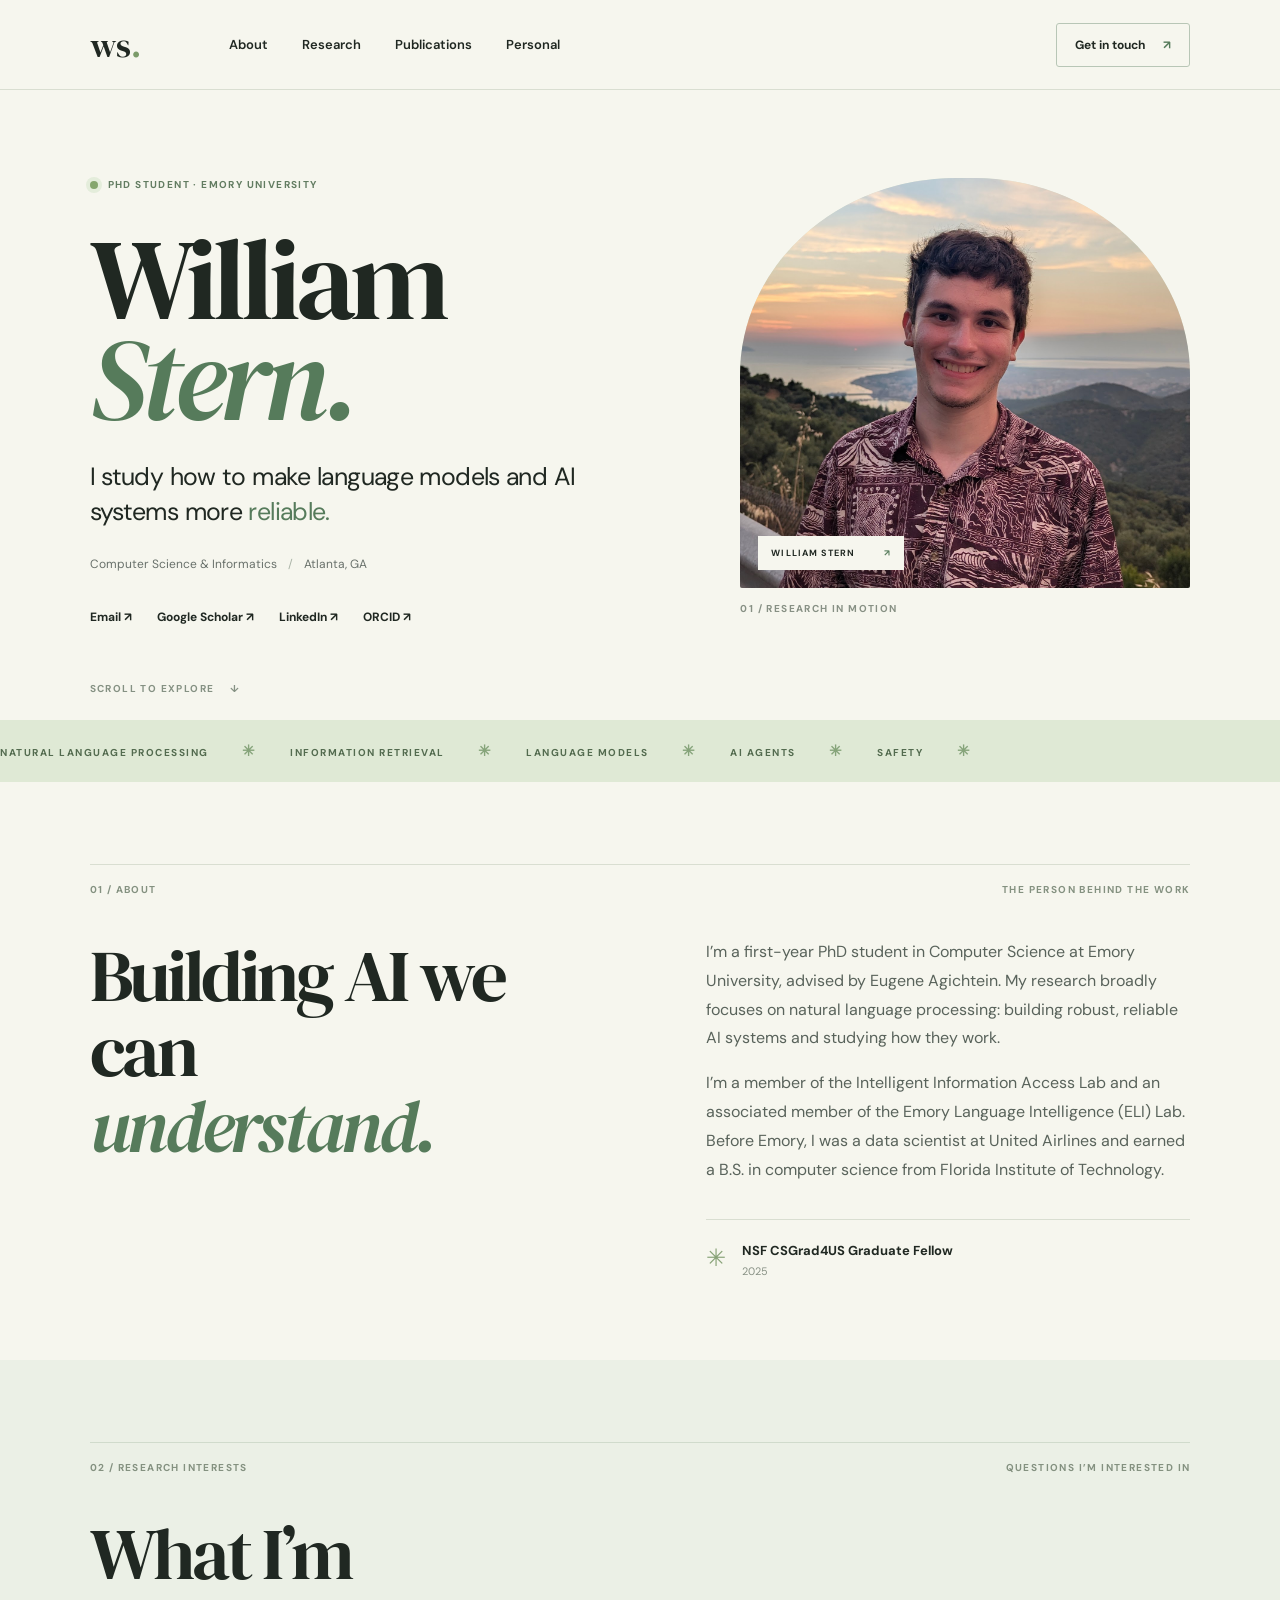
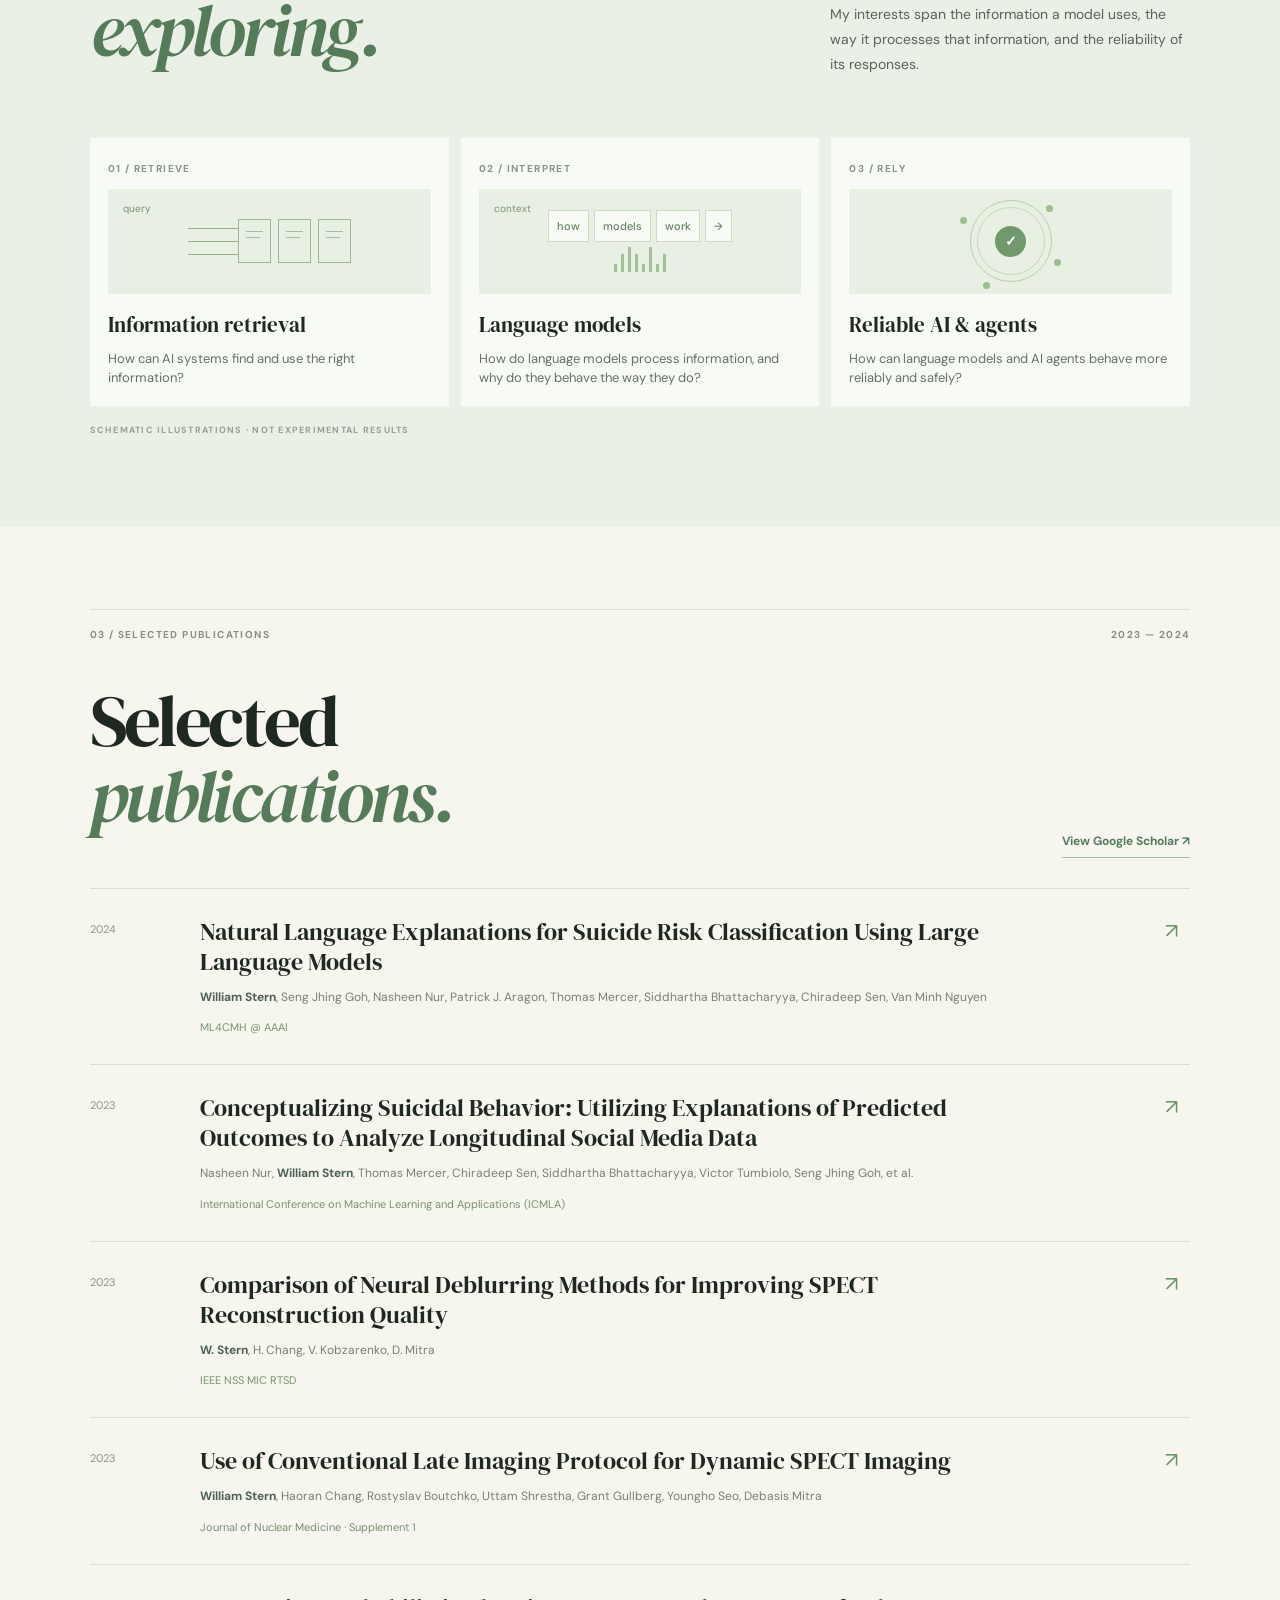
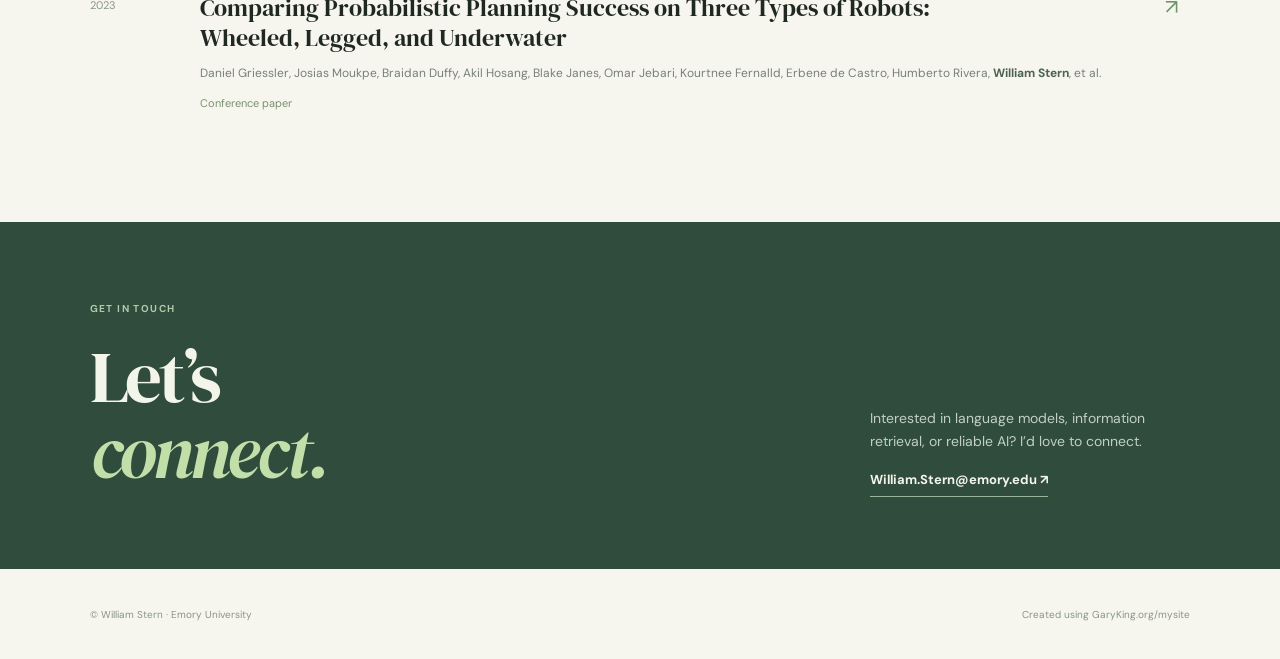
<file: index.html>
<!doctype html>
<html lang="en"><head><meta charset="utf-8"><meta name="viewport" content="width=device-width,initial-scale=1"><meta name="description" content="William Stern is a computer science PhD student at Emory University studying reliable language models and AI systems."><title>William Stern — Computer Science at Emory</title><link rel="stylesheet" href="style.css"><script type="application/ld+json">{"@context":"https://schema.org","@type":"Person","name":"William Stern","jobTitle":"PhD student","affiliation":{"@type":"CollegeOrUniversity","name":"Emory University"},"sameAs":["https://orcid.org/0009-0005-8879-2448","https://www.linkedin.com/in/william--stern/"]}</script><!-- Created using GaryKing.org/mysite --></head>
<body><header class="top"><a class="wordmark" href="index.html">ws<span>.</span></a><nav aria-label="Main navigation"><a href="#about">About</a><a href="#research">Research</a><a href="#publications">Publications</a><a href="personal.html">Personal</a></nav><a class="contact" href="mailto:William.Stern@emory.edu">Get in touch <span>↗</span></a></header>
<main><section class="hero wrap"><div class="hero-copy"><div class="eyebrow"><span class="dot"></span> PHD STUDENT · EMORY UNIVERSITY</div><h1>William<br><em>Stern.</em></h1><p class="intro">I study how to make language models and AI systems more <span>reliable.</span></p><p class="affiliation">Computer Science & Informatics <span> / </span> Atlanta, GA</p><div class="hero-links"><a href="mailto:William.Stern@emory.edu">Email ↗</a><a href="https://scholar.google.com/citations?user=b9wJC9YAAAAJ&amp;hl=en&amp;authuser=1">Google Scholar ↗</a><a href="https://www.linkedin.com/in/william--stern/">LinkedIn ↗</a><a href="https://orcid.org/0009-0005-8879-2448">ORCID ↗</a></div></div><div class="hero-visual"><div class="portrait-wrap"><img src="portrait.jpg" alt="William Stern" onerror="this.style.display='none';this.parentElement.classList.add('no-photo')"><span class="portrait-label">WILLIAM STERN <b>↗</b></span></div><div class="visual-index">01 / RESEARCH IN MOTION</div></div><div class="scroll-note">SCROLL TO EXPLORE <span>↓</span></div></section>
<section class="marquee" aria-label="Research interests"><div>NATURAL LANGUAGE PROCESSING <i>✳</i> INFORMATION RETRIEVAL <i>✳</i> LANGUAGE MODELS <i>✳</i> AI AGENTS <i>✳</i> SAFETY <i>✳</i></div></section>
<section id="about" class="wrap section about"><div class="section-label"><span>01 / ABOUT</span><span>THE PERSON BEHIND THE WORK</span></div><div class="about-grid"><h2>Building AI we can<br><em>understand.</em></h2><div class="body-copy"><p>I’m a first-year PhD student in Computer Science at Emory University, advised by Eugene Agichtein. My research broadly focuses on natural language processing: building robust, reliable AI systems and studying how they work.</p><p>I’m a member of the Intelligent Information Access Lab and an associated member of the Emory Language Intelligence (ELI) Lab. Before Emory, I was a data scientist at United Airlines and earned a B.S. in computer science from Florida Institute of Technology.</p><div class="award"><span>✳</span><div><strong>NSF CSGrad4US Graduate Fellow</strong><small>2025</small></div></div></div></div></section>
<section id="research" class="research section"><div class="wrap"><div class="section-label"><span>02 / RESEARCH INTERESTS</span><span>QUESTIONS I’M INTERESTED IN</span></div><div class="research-heading"><h2>What I’m<br><em>exploring.</em></h2><p>My interests span the information a model uses, the way it processes that information, and the reliability of its responses.</p></div><div class="research-grid"><article><span class="num">01 / RETRIEVE</span><div class="diagram retrieval" aria-label="Illustration of information retrieval"><span>query</span><div class="lines"><i></i><i></i><i></i></div><div class="docs"><b></b><b></b><b></b></div></div><h3>Information retrieval</h3><p>How can AI systems find and use the right information?</p></article><article><span class="num">02 / INTERPRET</span><div class="diagram tokens" aria-label="Illustration of a sequence of language model tokens"><span>context</span><div class="token-row"><b>how</b><b>models</b><b>work</b><b>→</b></div><div class="signal"><i></i><i></i><i></i><i></i><i></i><i></i><i></i><i></i></div></div><h3>Language models</h3><p>How do language models process information, and why do they behave the way they do?</p></article><article><span class="num">03 / RELY</span><div class="diagram safety" aria-label="Illustration of checkpoints along a sequence"><div class="orbit"><b>✓</b></div><span class="n n1"></span><span class="n n2"></span><span class="n n3"></span><span class="n n4"></span></div><h3>Reliable AI & agents</h3><p>How can language models and AI agents behave more reliably and safely?</p></article></div><p class="diagram-note">SCHEMATIC ILLUSTRATIONS · NOT EXPERIMENTAL RESULTS</p></div></section>
<section id="publications" class="wrap section publications"><div class="section-label"><span>03 / SELECTED PUBLICATIONS</span><span>2023 — 2024</span></div><div class="pub-heading"><h2>Selected<br><em>publications.</em></h2><a class="text-link" href="https://scholar.google.com/citations?user=b9wJC9YAAAAJ&amp;hl=en&amp;authuser=1">View Google Scholar ↗</a></div><div class="pub-list"><article><span class="year">2024</span><div><h3>Natural Language Explanations for Suicide Risk Classification Using Large Language Models</h3><p><strong>William Stern</strong>, Seng Jhing Goh, Nasheen Nur, Patrick J. Aragon, Thomas Mercer, Siddhartha Bhattacharyya, Chiradeep Sen, Van Minh Nguyen</p><small>ML4CMH @ AAAI</small></div><a aria-label="Search for Natural Language Explanations for Suicide Risk Classification" href="https://scholar.google.com/scholar?q=Natural+Language+Explanations+for+Suicide+Risk+Classification+Using+Large+Language+Models">↗</a></article><article><span class="year">2023</span><div><h3>Conceptualizing Suicidal Behavior: Utilizing Explanations of Predicted Outcomes to Analyze Longitudinal Social Media Data</h3><p>Nasheen Nur, <strong>William Stern</strong>, Thomas Mercer, Chiradeep Sen, Siddhartha Bhattacharyya, Victor Tumbiolo, Seng Jhing Goh, et al.</p><small>International Conference on Machine Learning and Applications (ICMLA)</small></div><a aria-label="Search for Conceptualizing Suicidal Behavior" href="https://scholar.google.com/scholar?q=Conceptualizing+suicidal+behavior+utilizing+explanations+of+predicted+outcomes">↗</a></article><article><span class="year">2023</span><div><h3>Comparison of Neural Deblurring Methods for Improving SPECT Reconstruction Quality</h3><p><strong>W. Stern</strong>, H. Chang, V. Kobzarenko, D. Mitra</p><small>IEEE NSS MIC RTSD</small></div><a aria-label="Search for Comparison of Neural Deblurring Methods" href="https://scholar.google.com/scholar?q=Comparison+of+Neural+Deblurring+Methods+for+Improving+SPECT+Reconstruction+Quality">↗</a></article><article><span class="year">2023</span><div><h3>Use of Conventional Late Imaging Protocol for Dynamic SPECT Imaging</h3><p><strong>William Stern</strong>, Haoran Chang, Rostyslav Boutchko, Uttam Shrestha, Grant Gullberg, Youngho Seo, Debasis Mitra</p><small>Journal of Nuclear Medicine · Supplement 1</small></div><a aria-label="Search for Use of Conventional Late Imaging Protocol" href="https://scholar.google.com/scholar?q=Use+of+Conventional+Late+Imaging+Protocol+for+Dynamic+SPECT+Imaging">↗</a></article><article><span class="year">2023</span><div><h3>Comparing Probabilistic Planning Success on Three Types of Robots: Wheeled, Legged, and Underwater</h3><p>Daniel Griessler, Josias Moukpe, Braidan Duffy, Akil Hosang, Blake Janes, Omar Jebari, Kourtnee Fernalld, Erbene de Castro, Humberto Rivera, <strong>William Stern</strong>, et al.</p><small>Conference paper</small></div><a aria-label="Search for Comparing Probabilistic Planning Success" href="https://scholar.google.com/scholar?q=Comparing+probabilistic+planning+success+on+three+types+of+robots">↗</a></article></div></section>
<section class="endcap"><div class="wrap end-inner"><div><span class="eyebrow">GET IN TOUCH</span><h2>Let’s<br><em>connect.</em></h2></div><div><p>Interested in language models, information retrieval, or reliable AI? I’d love to connect.</p><a href="mailto:William.Stern@emory.edu">William.Stern@emory.edu ↗</a></div></div></section></main><footer class="wrap"><span>© William Stern · Emory University</span><a href="https://GaryKing.org/mysite">Created using GaryKing.org/mysite</a></footer></body></html>
</file>
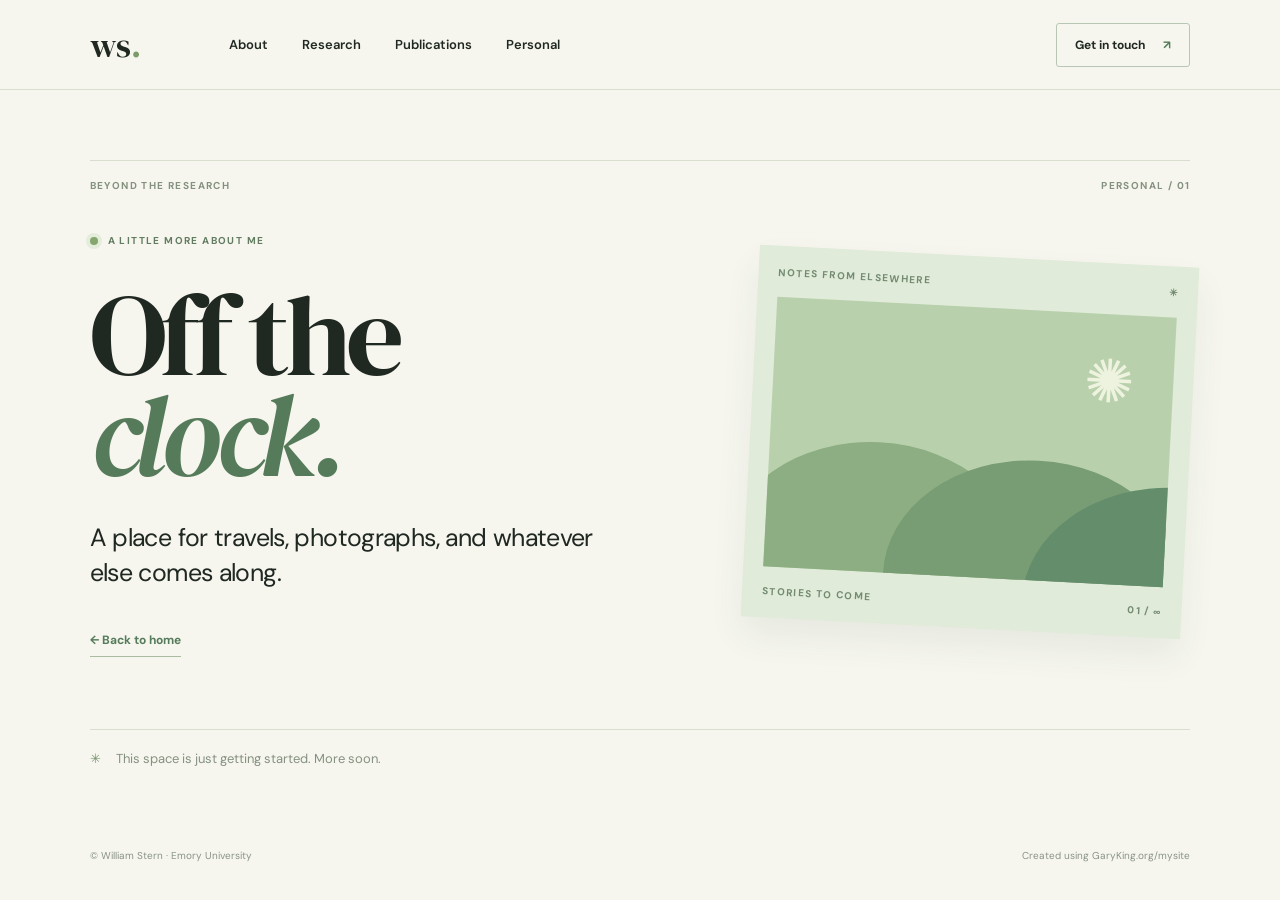
<file: personal.html>
<!doctype html><html lang="en"><head><meta charset="utf-8"><meta name="viewport" content="width=device-width,initial-scale=1"><meta name="description" content="Personal notes from William Stern."><title>Personal — William Stern</title><link rel="stylesheet" href="style.css"><script type="application/ld+json">{"@context":"https://schema.org","@type":"Person","name":"William Stern","affiliation":{"@type":"CollegeOrUniversity","name":"Emory University"}}</script><!-- Created using GaryKing.org/mysite --></head><body><header class="top"><a class="wordmark" href="index.html">ws<span>.</span></a><nav aria-label="Main navigation"><a href="index.html#about">About</a><a href="index.html#research">Research</a><a href="index.html#publications">Publications</a><a href="personal.html" aria-current="page">Personal</a></nav><a class="contact" href="mailto:William.Stern@emory.edu">Get in touch <span>↗</span></a></header><main class="wrap personal"><div class="section-label"><span>BEYOND THE RESEARCH</span><span>PERSONAL / 01</span></div><div class="personal-grid"><div><span class="eyebrow"><span class="dot"></span> A LITTLE MORE ABOUT ME</span><h1>Off the<br><em>clock.</em></h1><p class="intro">A place for travels, photographs, and whatever else comes along.</p><a class="text-link" href="index.html">← Back to home</a></div><div class="postcard"><div class="postcard-top"><span>NOTES FROM ELSEWHERE</span><span>✳</span></div><div class="postcard-art"><span>✺</span><i></i><i></i><i></i></div><div class="postcard-bottom"><span>STORIES TO COME</span><span>01 / ∞</span></div></div></div><div class="personal-note"><span>✳</span><p>This space is just getting started. More soon.</p></div></main><footer class="wrap"><span>© William Stern · Emory University</span><a href="https://GaryKing.org/mysite">Created using GaryKing.org/mysite</a></footer></body></html>
</file>
<file: style.css>
@import url('https://fonts.googleapis.com/css2?family=DM+Sans:wght@400;500;600;700&family=DM+Serif+Display:ital@0;1&display=swap');
:root{--ink:#202822;--muted:#69716b;--paper:#f6f6ee;--green:#567b5b;--line:#d9ded1;--lime:#c9e29a}*{box-sizing:border-box}html{scroll-behavior:smooth}body{margin:0;background:var(--paper);color:var(--ink);font-family:'DM Sans',sans-serif}a{color:inherit;text-decoration:none}a:focus-visible{outline:2px solid #4d7651;outline-offset:5px}.wrap{max-width:1300px;margin:auto;padding-left:7%;padding-right:7%}.top{height:90px;display:flex;align-items:center;gap:8%;padding:0 7%;border-bottom:1px solid var(--line);max-width:1500px;margin:auto}.wordmark{font-family:'DM Serif Display',serif;font-size:34px;line-height:1}.wordmark span{color:#7b9b69}.top nav{display:flex;gap:34px;flex:1;font-size:13px;font-weight:600}.top nav a:hover,.hero-links a:hover,.text-link:hover{color:var(--green)}.contact{border:1px solid #b8c6b6;padding:13px 18px;font-size:12px;font-weight:700;border-radius:3px}.contact span{margin-left:15px;color:var(--green)}.hero{min-height:630px;padding-top:88px;padding-bottom:68px;display:grid;grid-template-columns:1.08fr .92fr;position:relative;gap:8%}.eyebrow,.section-label,.num,.visual-index,.scroll-note,.diagram-note,.postcard-top,.postcard-bottom{font-size:10px;letter-spacing:.14em;font-weight:700}.eyebrow{display:flex;align-items:center;gap:10px;color:#627c61}.dot{width:8px;height:8px;background:#85a66d;border-radius:50%;display:inline-block;box-shadow:0 0 0 4px #e4eddb}h1,h2,h3,p{margin-top:0}h1,h2{font-family:'DM Serif Display',Georgia,serif;font-weight:400;letter-spacing:-.045em}h1{font-size:clamp(76px,9vw,130px);line-height:.87;margin:38px 0 30px}h1 em,h2 em{font-weight:400;color:var(--green)}.intro{font-size:clamp(19px,2vw,25px);line-height:1.4;max-width:530px;letter-spacing:-.025em}.intro span{color:var(--green)}.affiliation{font-size:12px;color:var(--muted);margin:27px 0}.affiliation span{padding:0 8px;color:#aab4a7}.hero-links{display:flex;gap:25px;flex-wrap:wrap;font-size:12px;font-weight:700;margin-top:37px}.hero-visual{max-width:450px;width:100%;justify-self:end}.portrait-wrap{height:410px;background:#dce6d3;overflow:hidden;position:relative;border-radius:48% 48% 2px 2px}.portrait-wrap:before{content:'W';position:absolute;font:italic 240px 'DM Serif Display',serif;color:#bdd0b6;left:20%;top:50px}.portrait-wrap img{position:relative;width:100%;height:100%;object-fit:cover;object-position:center 58%}.portrait-label{position:absolute;bottom:18px;left:18px;background:var(--paper);padding:11px 13px;font-size:9px;letter-spacing:.12em;font-weight:700}.portrait-label b{color:var(--green);margin-left:25px}.visual-index{margin-top:14px;color:#879084}.scroll-note{position:absolute;bottom:25px;left:7%;color:#859183}.scroll-note span{margin-left:12px}.marquee{background:#dfe9d5;overflow:hidden;padding:21px 0;color:#536b4f;font-size:10px;letter-spacing:.15em;font-weight:700;white-space:nowrap}.marquee div{width:max-content;animation:drift 25s ease-in-out infinite alternate}.marquee i{font-size:15px;padding:0 30px;font-style:normal;color:#86a47a}@keyframes drift{to{transform:translateX(-15%)}}.section{padding-top:82px;padding-bottom:82px}.section-label{display:flex;justify-content:space-between;color:#849180;border-top:1px solid var(--line);padding-top:18px;margin-bottom:42px}.about-grid{display:grid;grid-template-columns:1fr 1fr;gap:12%}h2{font-size:clamp(47px,5.7vw,75px);line-height:1.03;margin-bottom:25px}.body-copy p,.research-heading p{font-size:16px;line-height:1.8;color:#59635b}.award{display:flex;gap:16px;border-top:1px solid var(--line);margin-top:35px;padding-top:22px;font-size:13px}.award>span{font-size:24px;color:#87a277}.award strong,.award small{display:block}.award small{color:#879084;margin-top:5px}.research{background:#ebf0e6}.research .section-label{border-color:#d0dbcc}.research-heading{display:flex;justify-content:space-between;align-items:end;gap:40px;margin-bottom:46px}.research-heading p{max-width:360px;font-size:14px}.research-grid{display:grid;grid-template-columns:repeat(3,1fr);gap:12px}.research-grid article{background:#f8faf5;padding:18px;min-width:0}.num{color:#889585}.diagram{height:105px;margin:12px 0 16px;background:#e8f0e3;position:relative;display:flex;align-items:center;justify-content:center;overflow:hidden}.research-grid h3{font:21px 'DM Serif Display',serif;margin-bottom:10px}.research-grid article p{font-size:13px;color:#657267;line-height:1.5;margin-bottom:0}.diagram-note{color:#94a08f;margin-top:18px;font-size:9px}.retrieval>span,.tokens>span{position:absolute;left:15px;top:13px;font-size:10px;color:#789072}.lines{width:50px}.lines i{display:block;height:1px;background:#93b285;margin:12px 0;transform-origin:left;animation:signal 2s ease-in-out infinite alternate}.lines i:nth-child(2){animation-delay:.4s}.lines i:nth-child(3){animation-delay:.8s}.docs{display:flex;gap:7px}.docs b{width:33px;height:44px;border:1px solid #9bb795;background:linear-gradient(#a4bd9c,#a4bd9c) 7px 11px/17px 1px no-repeat,linear-gradient(#a4bd9c,#a4bd9c) 7px 17px/14px 1px no-repeat;animation:fade 3s infinite alternate}.docs b:nth-child(2){animation-delay:.7s}.docs b:nth-child(3){animation-delay:1.4s}.tokens{flex-direction:column}.token-row{display:flex;gap:5px}.token-row b{background:#f8faf5;border:1px solid #cbdcc4;padding:8px;color:#678461;font-size:11px;font-weight:500;animation:fade 2.5s infinite alternate}.token-row b:nth-child(2){animation-delay:.3s}.token-row b:nth-child(3){animation-delay:.6s}.signal{display:flex;gap:4px;align-items:end;height:30px}.signal i{height:8px;width:3px;background:#a4c099;animation:pulse 1.6s infinite alternate}.signal i:nth-child(2n){height:18px;animation-delay:.4s}.signal i:nth-child(3n){height:25px;animation-delay:.7s}.orbit{height:82px;width:82px;border:1px solid #b7cfac;border-radius:50%;display:grid;place-items:center}.orbit:before{content:'';position:absolute;width:66px;height:66px;border:1px solid #c5d8bb;border-radius:50%}.orbit b{background:#72996d;color:white;border-radius:50%;width:31px;height:31px;display:grid;place-items:center;font-size:14px}.n{position:absolute;border-radius:50%;background:#9bbf8d;width:7px;height:7px;animation:fade 2s infinite alternate}.n1{transform:translate(-47px,-21px)}.n2{transform:translate(39px,-33px);animation-delay:.5s}.n3{transform:translate(47px,21px);animation-delay:1s}.n4{transform:translate(-24px,44px);animation-delay:1.5s}@keyframes pulse{to{height:5px}}@keyframes fade{to{opacity:.35}}@keyframes signal{to{transform:scaleX(.3);opacity:.4}}.pub-heading{display:flex;justify-content:space-between;align-items:end;margin-bottom:30px}.text-link{font-size:12px;font-weight:700;color:var(--green);border-bottom:1px solid #a8bca1;padding-bottom:8px}.pub-list article{display:grid;grid-template-columns:90px 1fr 25px;gap:20px;padding:28px 0;border-top:1px solid var(--line)}.year{font-size:11px;color:#8a9687;padding-top:5px}.pub-list h3{font:24px/1.25 'DM Serif Display',serif;max-width:820px;margin-bottom:10px}.pub-list p{font-size:12px;color:#778078;line-height:1.7;margin-bottom:8px}.pub-list strong{color:#4d6250}.pub-list small{color:#789170;font-size:11px}.pub-list article>a{color:#6e946b;font-size:21px}.endcap{background:#304c3c;color:#f3f5eb}.end-inner{padding-top:80px;padding-bottom:80px;display:flex;justify-content:space-between;align-items:end;gap:40px}.endcap h2{margin:24px 0 0}.endcap h2 em{color:#c2dfaa}.endcap .eyebrow{color:#b2caaa}.endcap p{color:#c2d0c2;line-height:1.7;max-width:320px;font-size:14px}.endcap a{font-size:13px;font-weight:700;border-bottom:1px solid #98b49b;padding-bottom:8px}footer{min-height:90px;display:flex;justify-content:space-between;align-items:center;gap:20px;font-size:10px;color:#899388}footer a{text-align:right}.personal{padding-top:70px;min-height:calc(100vh - 180px)}.personal-grid{display:grid;grid-template-columns:1fr .8fr;gap:10%;align-items:center}.personal h1{margin-bottom:35px}.personal .intro{margin-bottom:38px}.postcard{background:#e1ebd9;padding:20px;transform:rotate(3deg);box-shadow:0 18px 35px #304c3c12}.postcard-top,.postcard-bottom{display:flex;justify-content:space-between;color:#728b70}.postcard-art{height:270px;margin:18px 0;background:#b9d0ad;position:relative;overflow:hidden}.postcard-art span{position:absolute;top:28px;right:40px;font-size:60px;color:#eef3df}.postcard-art i{position:absolute;bottom:-110px;left:-10%;width:75%;height:240px;background:#8cae82;border-radius:50%}.postcard-art i:nth-of-type(2){left:30%;bottom:-120px;background:#789d74}.postcard-art i:nth-of-type(3){left:65%;bottom:-140px;background:#648d6b}.personal-note{border-top:1px solid var(--line);margin:80px 0 30px;padding-top:20px;display:flex;gap:15px;color:#859181;font-size:13px}.personal-note span{color:#77966f}@media(max-width:760px){.top{height:auto;min-height:76px;gap:20px;flex-wrap:wrap;padding-top:18px;padding-bottom:18px}.top nav{order:3;width:100%;flex-basis:100%;gap:20px;overflow:auto}.contact{margin-left:auto}.hero{grid-template-columns:1fr;padding-top:60px;gap:45px}.hero-visual{justify-self:start;max-width:380px}.portrait-wrap{height:340px}.scroll-note{display:none}.section{padding-top:75px;padding-bottom:75px}.section-label span:last-child{display:none}.about-grid,.research-grid,.personal-grid{grid-template-columns:1fr;gap:20px}.research-heading,.pub-heading,.end-inner{align-items:start;flex-direction:column}.research-heading{gap:10px}.research-grid{gap:10px}.pub-list article{grid-template-columns:45px 1fr 20px;gap:10px}.pub-list h3{font-size:20px}.personal-grid{gap:55px}.personal{padding-top:45px}.postcard{max-width:400px;margin-right:10px}.end-inner{padding-top:65px;padding-bottom:65px}}@media(prefers-reduced-motion:reduce){*,*:before,*:after{animation:none!important;scroll-behavior:auto!important}}
</file>
